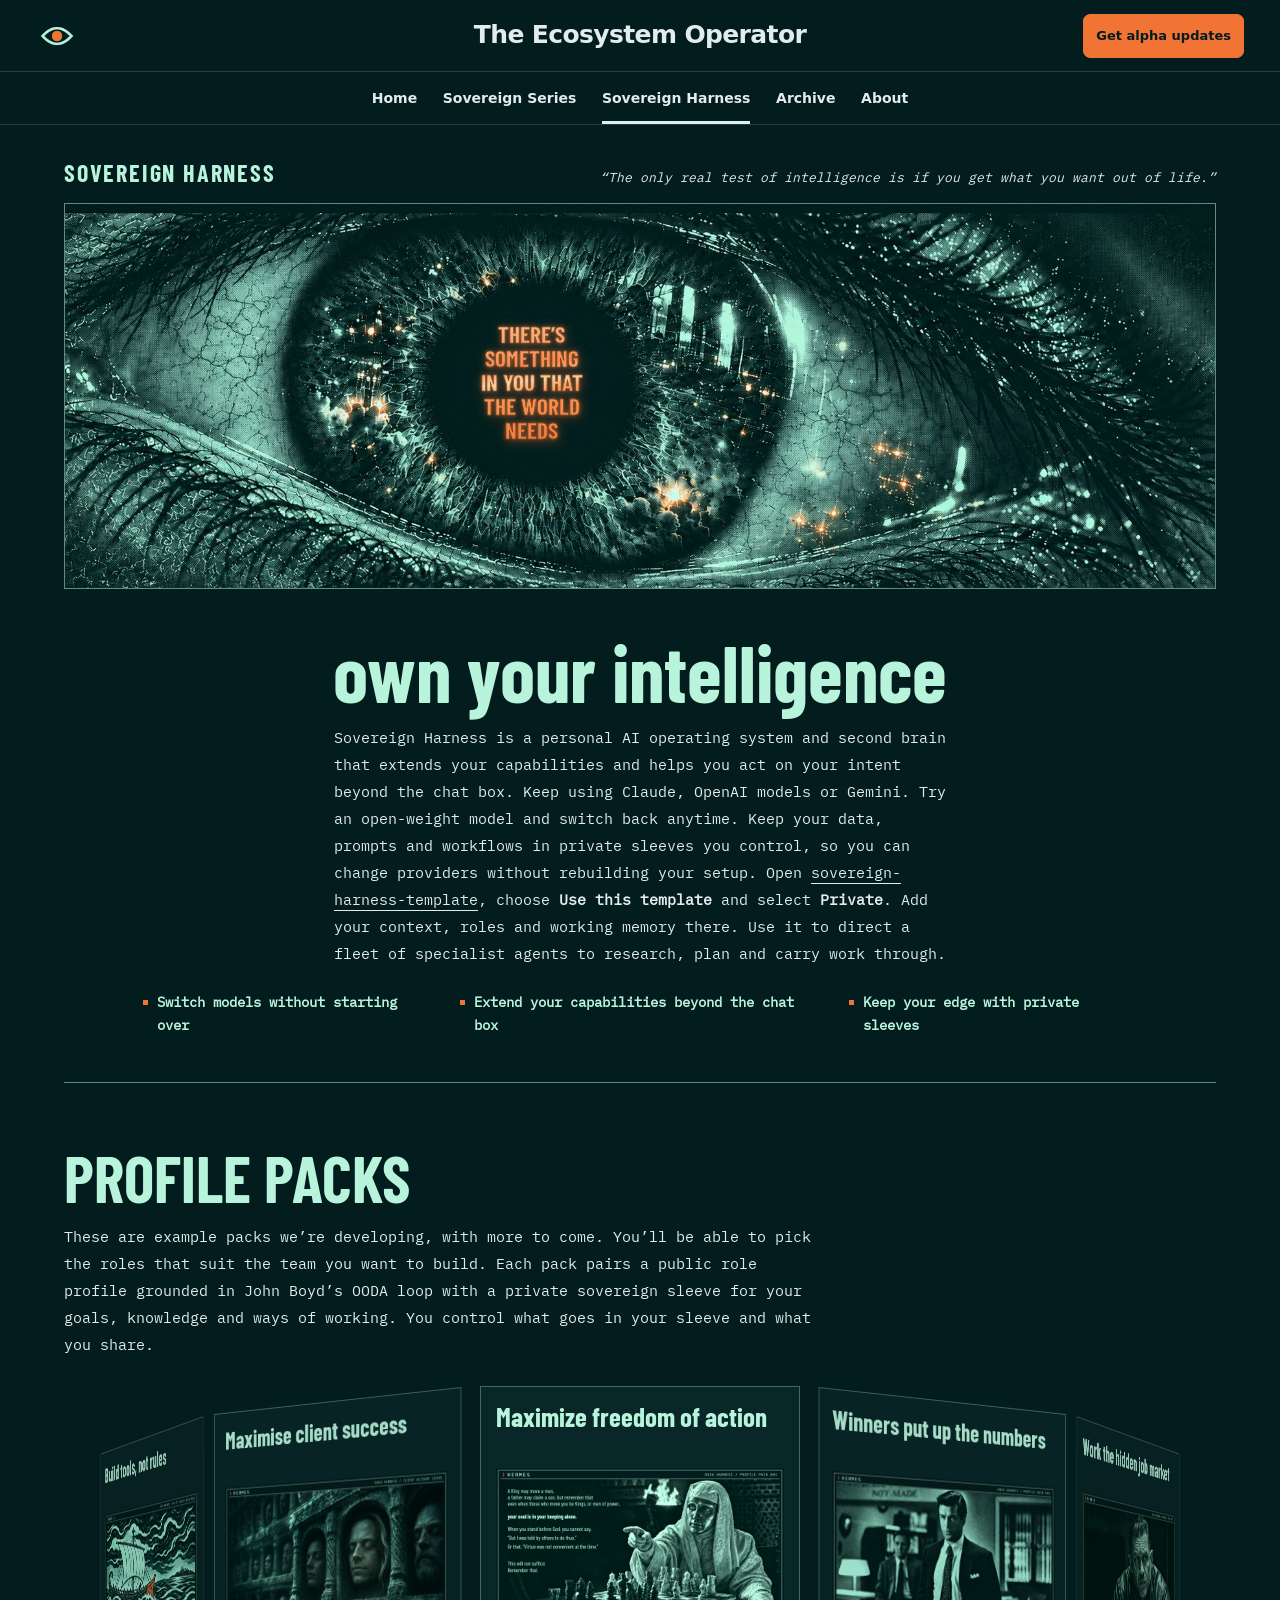
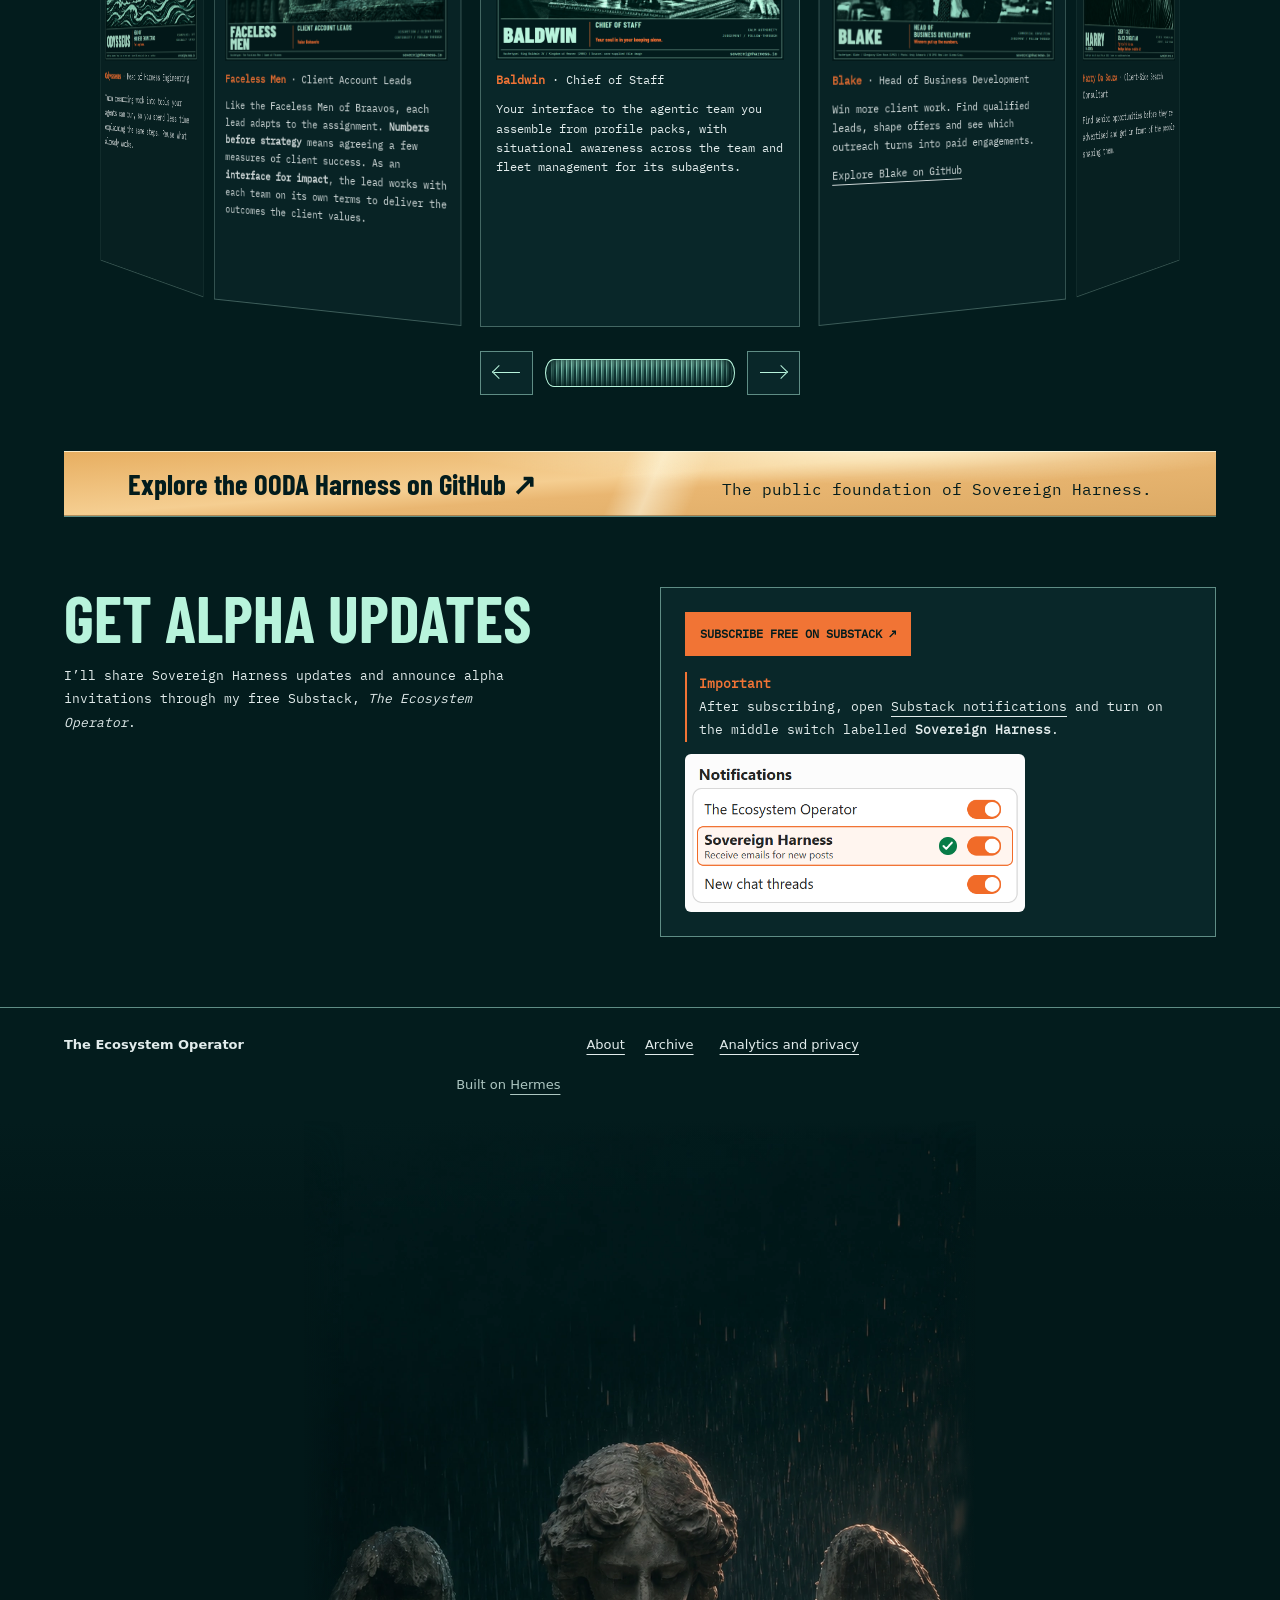
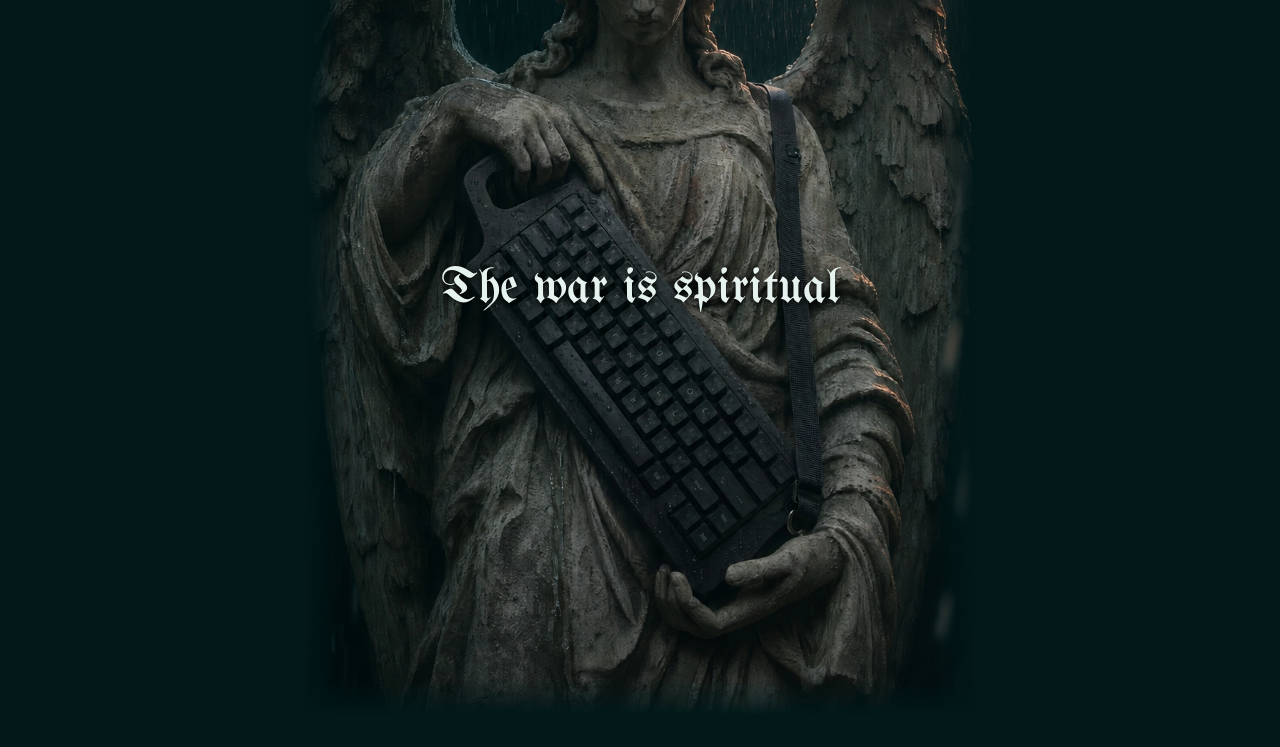
<file: index.html>
<!doctype html>
<html lang="en-GB">
<head>
<meta charset="utf-8">
<meta name="viewport" content="width=device-width, initial-scale=1">
<title>Welcome to your Sovereign Harness</title>
<meta name="description" content="Bring your models, knowledge and ongoing work into a harness you control. Follow Sovereign Harness updates through The Ecosystem Operator.">
<meta name="theme-color" content="#031c1d">
<link rel="canonical" href="https://sovereignharness.io/">
<link rel="icon" href="icon.svg" type="image/svg+xml">
<link rel="stylesheet" href="style.css?v=amber-reflection">
<meta property="og:title" content="Sovereign Harness — own your intelligence">
<meta property="og:description" content="A personal operating system in Hermes. Opt in to project updates and future alpha cohort invitations.">
<meta property="og:type" content="website">
<meta property="og:url" content="https://sovereignharness.io/">
<meta property="og:image" content="https://sovereignharness.io/assets/sovereign-harness-eye-share.jpg">
<meta property="og:image:secure_url" content="https://sovereignharness.io/assets/sovereign-harness-eye-share.jpg">
<meta property="og:image:type" content="image/jpeg">
<meta property="og:image:width" content="1200">
<meta property="og:image:height" content="630">
<meta property="og:image:alt" content="A teal eye with orange text reading ‘There’s something in you that the world needs’.">
<meta name="twitter:card" content="summary_large_image">
<meta name="twitter:title" content="Sovereign Harness — own your intelligence">
<meta name="twitter:description" content="A personal operating system in Hermes. Opt in to project updates and future alpha cohort invitations.">
<meta name="twitter:image" content="https://sovereignharness.io/assets/sovereign-harness-eye-share.jpg">
<meta name="twitter:image:alt" content="A teal eye with orange text reading ‘There’s something in you that the world needs’.">
  <script defer src="./site-analytics.js?v=preferences" data-host="https://eu.i.posthog.com" data-project-token="phc_rDC3J9fGyjyBHxvzpJYHQipPFVGa6qtL6Fc8bPKdzdQQ"></script>
</head>
<body>
<header class="publication-header" id="page-top">
  <div class="masthead">
    <a class="publication-icon" href="https://ecosystemoperator.substack.com/" aria-label="The Ecosystem Operator home"><picture><source media="(prefers-reduced-motion: no-preference)" srcset="assets/eye-blink-and-sheen.gif?v=c6fed5a"><img src="icon.svg" width="42" height="42" alt=""></picture></a>
    <a class="publication-name" href="https://ecosystemoperator.substack.com/">The Ecosystem Operator</a>
    <a class="subscribe-cta masthead-cta" href="#updates">Get alpha updates</a>
  </div>
  <nav class="publication-nav" aria-label="Publication">
    <a href="https://ecosystemoperator.substack.com/">Home</a>
    <a href="https://ecosystemoperator.substack.com/p/survival-of-the-sovereign-series">Sovereign Series</a>
    <a href="#page-top" aria-current="page">Sovereign Harness</a>
    <a href="https://ecosystemoperator.substack.com/archive">Archive</a>
    <a href="https://ecosystemoperator.substack.com/about">About</a>
  </nav>
</header>
<main>
<section class="hero" id="top" aria-labelledby="hero-title">
  <div class="project-intro"><span class="project-name">Sovereign Harness</span><p class="strapline">“The only real test of intelligence is if you get what you want out of life.”</p></div>
  <figure class="eye-banner">
    <img class="hero-image" src="assets/eye.jpg" alt="" width="1774" height="887" fetchpriority="high">
    <figcaption class="eye-caption">There’s<br>something<br>in you that<br>the world<br>needs</figcaption>
  </figure>
  <div class="hero-copy" id="about">
    <h1 id="hero-title">own your intelligence</h1>
    <p class="summary">Sovereign Harness is a personal AI operating system and second brain that extends your capabilities and helps you act on your intent beyond the chat box. Keep using Claude, OpenAI models or Gemini. Try an open-weight model and switch back anytime. Keep your data, prompts and workflows in private sleeves you control, so you can change providers without rebuilding your setup. Open <a href="https://github.com/benohanlon/sovereign-harness-template">sovereign-harness-template</a>, choose <strong>Use this template</strong> and select <strong>Private</strong>. Add your context, roles and working memory there. Use it to direct a fleet of specialist agents to research, plan and carry work through.</p>
    <ul class="benefits">
      <li>Switch models without starting over</li>
      <li>Extend your capabilities beyond the chat box</li>
      <li>Keep your edge with private sleeves</li>
    </ul>
  </div>
</section>
<section class="profile-packs" id="profile-packs" aria-labelledby="packs-title">
  <div class="packs-heading">
    <h2 id="packs-title">Profile packs</h2>
    <p class="summary">These are example packs we’re developing, with more to come. You’ll be able to pick the roles that suit the team you want to build. Each pack pairs a public role profile grounded in John Boyd’s OODA loop with a private sovereign sleeve for your goals, knowledge and ways of working. You control what goes in your sleeve and what you share.</p>
  </div>
  <div class="pack-viewport">
    <ul class="pack-track" id="pack-track" tabindex="0" aria-label="Profile packs">
      <li class="pack-card">
        <h3>Maximize freedom of action</h3>
        <img src="assets/chief-of-staff-baldwin.png" alt="" width="1536" height="1024" loading="lazy">
        <p class="pack-character"><strong>Baldwin</strong> · Chief of Staff</p>
        <p>Your interface to the agentic team you assemble from profile packs, with situational awareness across the team and fleet management for its subagents.</p>
      </li>
      <li class="pack-card">
        <h3>Winners put up the numbers</h3>
        <img src="assets/head-of-business-development-blake.png" alt="" width="1536" height="1024" loading="lazy">
        <p class="pack-character"><strong>Blake</strong> · Head of Business Development</p>
        <p>Win more client work. Find qualified leads, shape offers and see which outreach turns into paid engagements.</p>
        <p><a href="https://github.com/benohanlon/ooda-role-blake">Explore Blake on GitHub</a></p>
      </li>
      <li class="pack-card">
        <h3>Work the hidden job market</h3>
        <img src="assets/head-of-talent-harry.png?v=0d63906" alt="" width="1536" height="1024" loading="lazy">
        <p class="pack-character"><strong>Harry Da Souza</strong> · Client-Side Search Consultant</p>
        <p>Find senior opportunities before they’re advertised and get in front of the people shaping them.</p>
      </li>
      <li class="pack-card">
        <h3>Operate in other people’s OODA</h3>
        <img src="assets/research-lead-bateson.png?v=7f2e8f7" alt="A white OODA diagram shows how observation, orientation, decisions and action connect, over a teal woodland." width="1536" height="1024" loading="lazy">
        <p class="pack-character"><strong>Bateson</strong> · Research Lead</p>
        <p>Bateson turns research into intelligence about what people see, value and can do. What pattern gives this situation its meaning for the people in it, and what keeps that pattern going? His ecology of mind traces how our actions reinforce or change learned expectations. In Boyd’s OODA, reading others’ orientation lets you anticipate their choices and shape what they face next to gain the initiative.</p>
      </li>
      <li class="pack-card">
        <h3>Build tools, not rules</h3>
        <img src="assets/head-of-harness-engineering-odysseus.png" alt="" width="1536" height="1024" loading="lazy">
        <p class="pack-character"><strong>Odysseus</strong> · Head of Harness Engineering</p>
        <p>Turn recurring work into tools your agents can run, so you spend less time explaining the same steps. Reuse what already works.</p>
      </li>
      <li class="pack-card">
        <h3>Maximise client success</h3>
        <img src="assets/faceless-men-hall-card.png" alt="Faces in carved stone niches in the Hall of Faces." width="1536" height="1024" loading="lazy">
        <p class="pack-character"><strong>Faceless Men</strong> · Client Account Leads</p>
        <p>Like the Faceless Men of Braavos, each lead adapts to the assignment. <strong>Numbers before strategy</strong> means agreeing a few measures of client success. As an <strong>interface for impact</strong>, the lead works with each team on its own terms to deliver the outcomes the client values.</p>
      </li>
    </ul>
  </div>
  <div class="pack-controls" role="group" aria-label="Browse profile packs" hidden>
    <button type="button" data-pack-direction="-1" aria-controls="pack-track" aria-label="Previous profile pack"><span aria-hidden="true"></span></button>
    <button class="pack-dial" type="button" aria-label="Turn profile pack dial" aria-description="Drag left or right, or use the arrow keys." aria-controls="pack-track"><span aria-hidden="true"></span></button>
    <button type="button" data-pack-direction="1" aria-controls="pack-track" aria-label="Next profile pack"><span aria-hidden="true"></span></button>
  </div>
</section>
<a class="explore-banner" id="explore" href="https://github.com/benohanlon/ooda-harness">
  <strong>Explore the OODA Harness on GitHub <span aria-hidden="true">↗</span></strong>
  <span>The public foundation of Sovereign Harness.</span>
</a>
<section class="signup" id="updates" aria-labelledby="signup-title">
  <div>
    <h2 id="signup-title">Get alpha updates</h2>
    <p>I’ll share Sovereign Harness updates and announce alpha invitations through my free Substack, <i>The Ecosystem Operator</i>.</p>
  </div>
  <div class="signup-box">
    <a class="subscribe-cta" data-site-event="substack_signup_click" href="https://ecosystemoperator.substack.com/embed">SUBSCRIBE FREE ON SUBSTACK ↗</a>
    <p class="signup-reminder"><strong>Important</strong><br>After subscribing, open <a data-site-event="substack_updates_preferences_click" href="https://ecosystemoperator.substack.com/account#notifications">Substack notifications</a> and turn on the middle switch labelled <b>Sovereign Harness</b>.</p>
    <img class="signup-guide" src="assets/substack-updates.png?v=b4bda8c" data-animation="assets/substack-updates.gif?v=e071088" width="600" height="280" loading="lazy" alt="In Substack Notifications, turn on the middle switch labelled Sovereign Harness.">
  </div>
</section>
</main>
<footer class="publication-footer">
  <a class="footer-name" href="https://ecosystemoperator.substack.com/">The Ecosystem Operator</a>
  <div class="footer-links"><a href="https://ecosystemoperator.substack.com/about">About</a><a href="https://ecosystemoperator.substack.com/archive">Archive</a></div>
  <a href="./analytics.html">Analytics and privacy</a>
  <span class="footer-credit">Built on <a href="https://hermes-agent.nousresearch.com/">Hermes</a></span>
</footer>
<div class="closing-artwork" id="closing-artwork">
  <figure class="closing-portrait">
    <img src="assets/angel-in-amber-rain.webp" width="941" height="1672" loading="lazy"
         alt="Amber-lit rain falls around a weathered stone angel holding a compact keyboard with a shoulder strap.">
    <figcaption class="closing-caption">The war is spiritual</figcaption>
  </figure>
</div>
<script src="profile-packs.js?v=69438b4" defer></script>
<script src="favicon-blink.js?v=b08d738" defer></script>
<script>
  const signupGuide = document.querySelector('.signup-guide');
  if ('IntersectionObserver' in window && !matchMedia('(prefers-reduced-motion: reduce)').matches) {
    const observer = new IntersectionObserver(([entry]) => {
      if (entry.intersectionRatio < 0.75) return;
      signupGuide.src = signupGuide.dataset.animation;
      observer.disconnect();
    }, { threshold: 0.75 });
    observer.observe(signupGuide);
  }
</script>
</body>
</html>
</file>
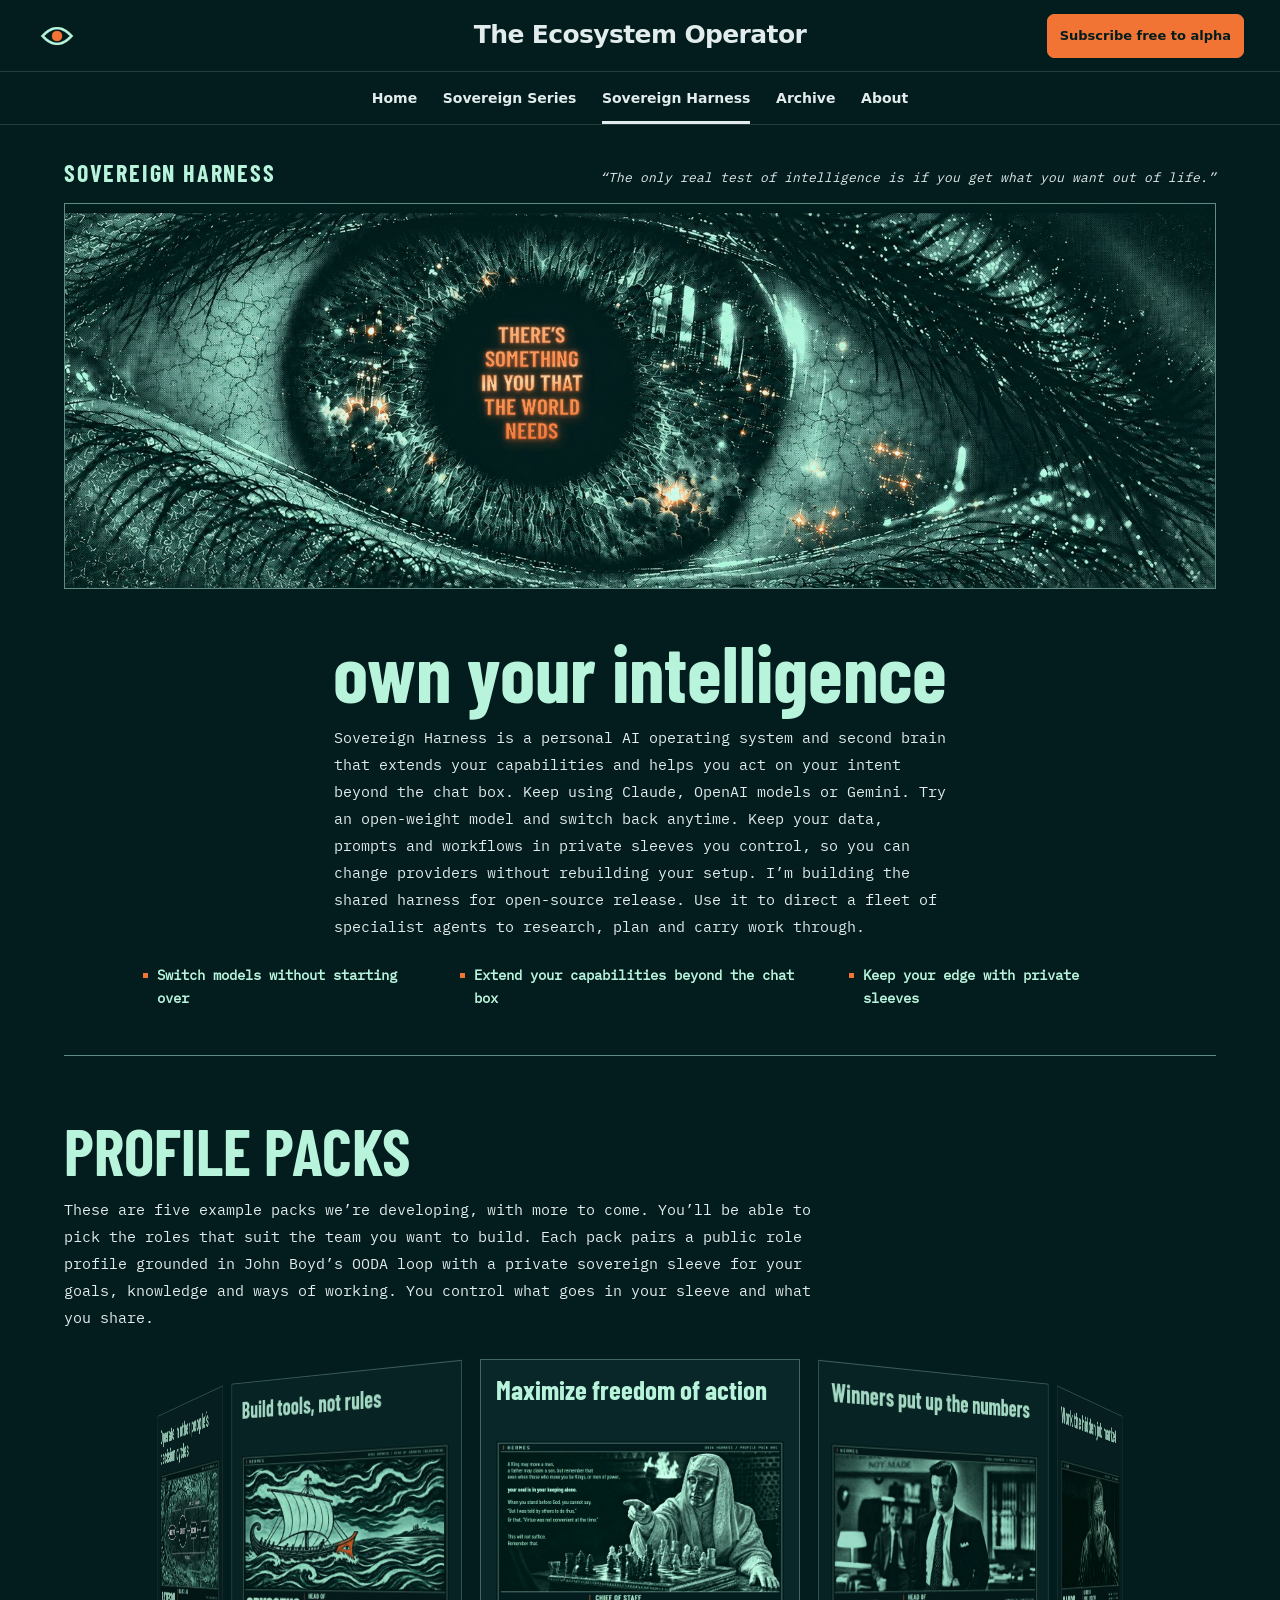
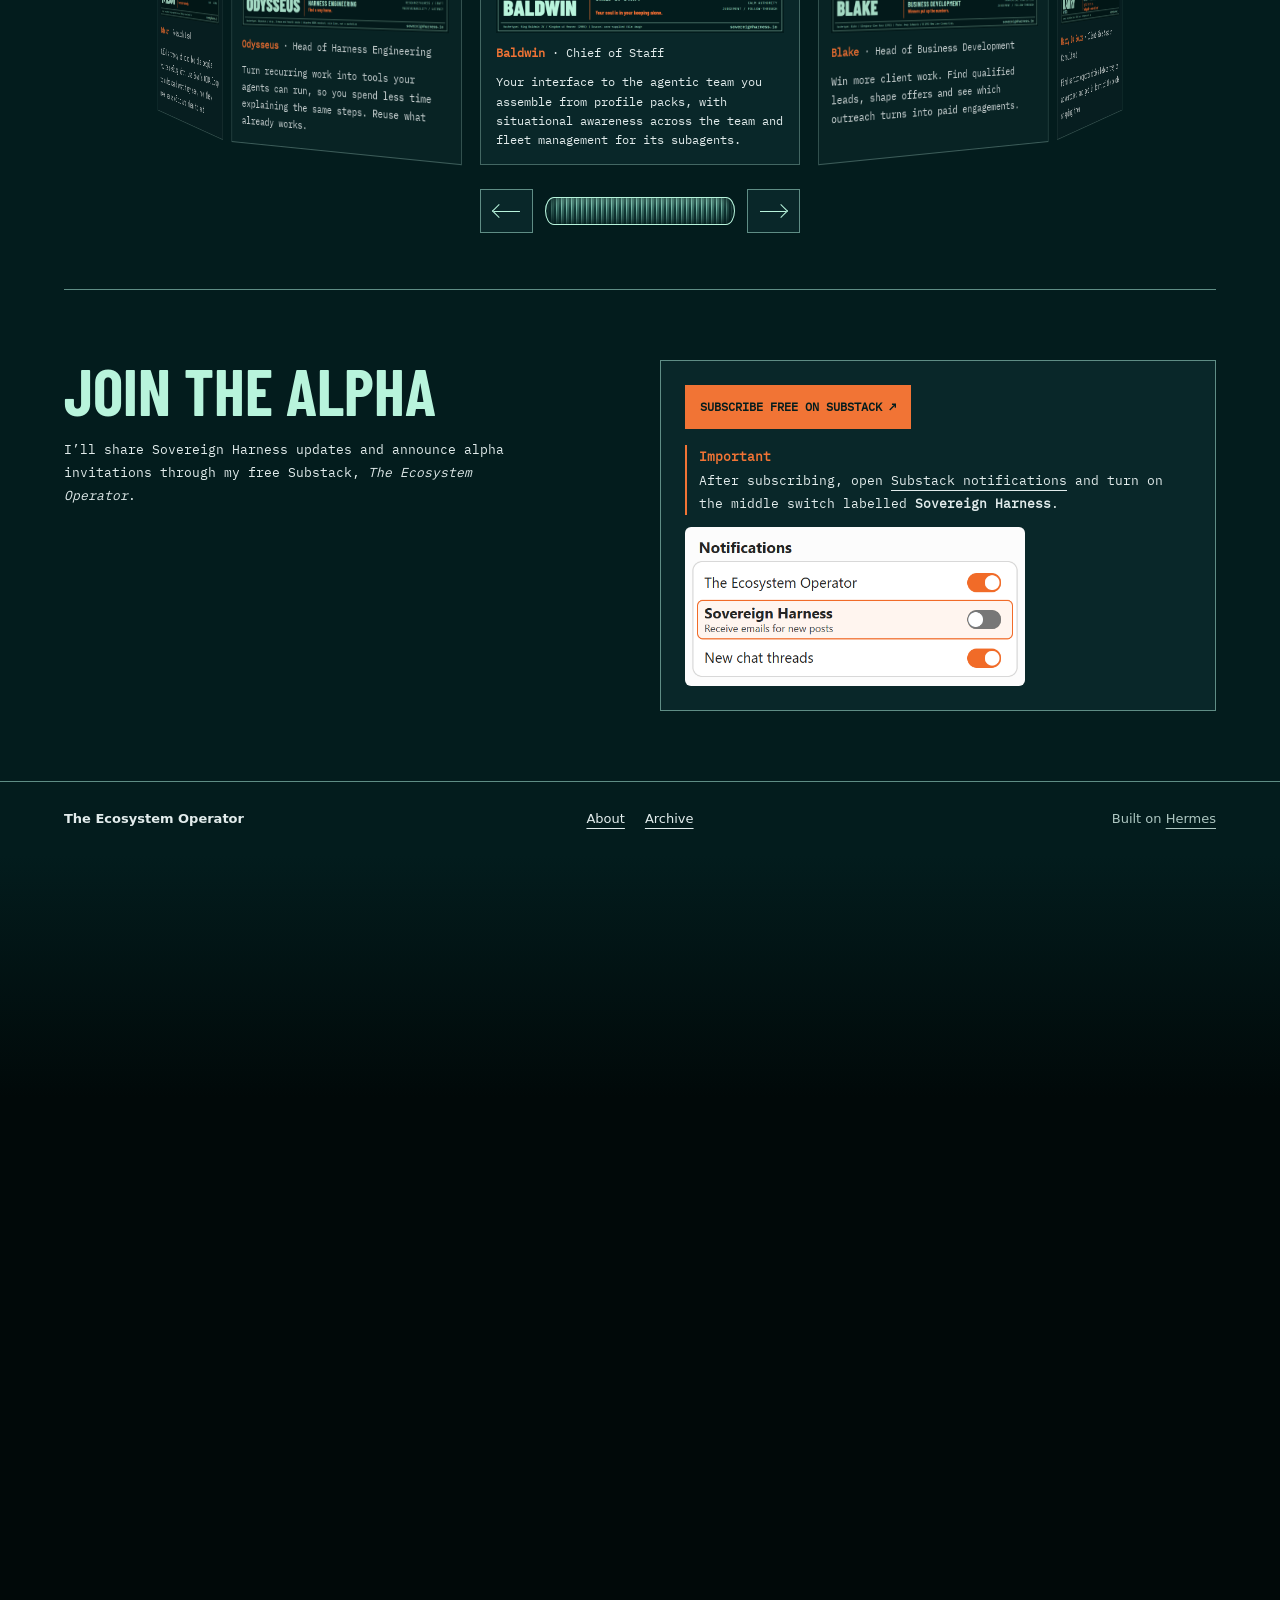
<file: green-preview/index.html>
<!doctype html>
<html lang="en-GB">
<head>
<meta charset="utf-8">
<meta name="viewport" content="width=device-width, initial-scale=1">
<title>Welcome to your Sovereign Harness</title>
<meta name="description" content="Bring your models, knowledge and ongoing work into a harness you control. Follow Sovereign Harness updates through The Ecosystem Operator.">
<meta name="theme-color" content="#031c1d">
<link rel="canonical" href="https://sovereignharness.io/">
<link rel="icon" href="../icon.svg" type="image/svg+xml">
<link rel="stylesheet" href="../style.css?v=0ae47be">
<meta property="og:title" content="Sovereign Harness — own your intelligence">
<meta property="og:description" content="A personal operating system in Hermes. Opt in to project updates and future alpha cohort invitations.">
<meta property="og:type" content="website">
<meta property="og:url" content="https://sovereignharness.io/">
<meta property="og:image" content="https://sovereignharness.io/assets/sovereign-harness-eye-share.jpg">
<meta property="og:image:secure_url" content="https://sovereignharness.io/assets/sovereign-harness-eye-share.jpg">
<meta property="og:image:type" content="image/jpeg">
<meta property="og:image:width" content="1200">
<meta property="og:image:height" content="630">
<meta property="og:image:alt" content="A teal eye with orange text reading ‘There’s something in you that the world needs’.">
<meta name="twitter:card" content="summary_large_image">
<meta name="twitter:title" content="Sovereign Harness — own your intelligence">
<meta name="twitter:description" content="A personal operating system in Hermes. Opt in to project updates and future alpha cohort invitations.">
<meta name="twitter:image" content="https://sovereignharness.io/assets/sovereign-harness-eye-share.jpg">
<meta name="twitter:image:alt" content="A teal eye with orange text reading ‘There’s something in you that the world needs’.">
<meta name="robots" content="noindex">
<style>
  .closing-artwork {
    --darkness: #010909; /* Petrol dark mixed with black. */
    --descent: clamp(10rem, 27svh, 19rem);
    margin: 0;
    padding: var(--descent) 0 clamp(6rem, 18svh, 10rem);
    scroll-margin-top: 34svh;
    background: linear-gradient(to bottom, var(--dark) 0, var(--darkness) var(--descent));
  }
  .closing-portrait {
    position: relative;
    isolation: isolate;
    width: min(100%, 38rem);
    margin-inline: auto;
    opacity: var(--reveal, 1);
  }
  .closing-portrait img {
    display: block;
    width: 100%;
    height: auto;
    filter: grayscale(1) contrast(1.06);
  }
  .closing-portrait::before,
  .closing-portrait::after {
    content: "";
    position: absolute;
    inset: 0;
    pointer-events: none;
  }
  .closing-portrait::before {
    z-index: 1;
    background: var(--mint);
    background: color-mix(in srgb, var(--mint) 86%, var(--muted));
    mix-blend-mode: multiply;
  }
  .closing-portrait::after {
    z-index: 2;
    background:
      linear-gradient(to bottom, var(--darkness), transparent 13%, transparent 91%, var(--darkness)),
      linear-gradient(to right, var(--darkness), transparent 9%, transparent 91%, var(--darkness));
  }
  @media (prefers-reduced-motion: reduce) {
    .closing-portrait { opacity: 1; }
  }
</style>
</head>
<body>
<header class="publication-header" id="page-top">
  <div class="masthead">
    <a class="publication-icon" href="https://ecosystemoperator.substack.com/" aria-label="The Ecosystem Operator home"><picture><source media="(prefers-reduced-motion: no-preference)" srcset="../assets/eye-blink-and-sheen.gif?v=c6fed5a"><img src="../icon.svg" width="42" height="42" alt=""></picture></a>
    <a class="publication-name" href="https://ecosystemoperator.substack.com/">The Ecosystem Operator</a>
    <a class="subscribe-cta masthead-cta" href="#updates">Subscribe free to alpha</a>
  </div>
  <nav class="publication-nav" aria-label="Publication">
    <a href="https://ecosystemoperator.substack.com/">Home</a>
    <a href="https://ecosystemoperator.substack.com/p/survival-of-the-sovereign-series">Sovereign Series</a>
    <a href="#page-top" aria-current="page">Sovereign Harness</a>
    <a href="https://ecosystemoperator.substack.com/archive">Archive</a>
    <a href="https://ecosystemoperator.substack.com/about">About</a>
  </nav>
</header>
<main>
<section class="hero" id="top" aria-labelledby="hero-title">
  <div class="project-intro"><span class="project-name">Sovereign Harness</span><p class="strapline">“The only real test of intelligence is if you get what you want out of life.”</p></div>
  <figure class="eye-banner">
    <img class="hero-image" src="../assets/eye.jpg" alt="" width="1774" height="887" fetchpriority="high">
    <figcaption class="eye-caption">There’s<br>something<br>in you that<br>the world<br>needs</figcaption>
  </figure>
  <div class="hero-copy" id="about">
    <h1 id="hero-title">own your intelligence</h1>
    <p class="summary">Sovereign Harness is a personal AI operating system and second brain that extends your capabilities and helps you act on your intent beyond the chat box. Keep using Claude, OpenAI models or Gemini. Try an open-weight model and switch back anytime. Keep your data, prompts and workflows in private sleeves you control, so you can change providers without rebuilding your setup. I’m building the shared harness for open-source release. Use it to direct a fleet of specialist agents to research, plan and carry work through.</p>
    <ul class="benefits">
      <li>Switch models without starting over</li>
      <li>Extend your capabilities beyond the chat box</li>
      <li>Keep your edge with private sleeves</li>
    </ul>
  </div>
</section>
<section class="profile-packs" id="profile-packs" aria-labelledby="packs-title">
  <div class="packs-heading">
    <h2 id="packs-title">Profile packs</h2>
    <p class="summary">These are five example packs we’re developing, with more to come. You’ll be able to pick the roles that suit the team you want to build. Each pack pairs a public role profile grounded in John Boyd’s OODA loop with a private sovereign sleeve for your goals, knowledge and ways of working. You control what goes in your sleeve and what you share.</p>
  </div>
  <div class="pack-viewport">
    <ul class="pack-track" id="pack-track" tabindex="0" aria-label="Five profile packs">
      <li class="pack-card">
        <h3>Maximize freedom of action</h3>
        <img src="../assets/chief-of-staff-baldwin.png" alt="" width="1536" height="1024" loading="lazy">
        <p class="pack-character"><strong>Baldwin</strong> · Chief of Staff</p>
        <p>Your interface to the agentic team you assemble from profile packs, with situational awareness across the team and fleet management for its subagents.</p>
      </li>
      <li class="pack-card">
        <h3>Winners put up the numbers</h3>
        <img src="../assets/head-of-business-development-blake.png" alt="" width="1536" height="1024" loading="lazy">
        <p class="pack-character"><strong>Blake</strong> · Head of Business Development</p>
        <p>Win more client work. Find qualified leads, shape offers and see which outreach turns into paid engagements.</p>
      </li>
      <li class="pack-card">
        <h3>Work the hidden job market</h3>
        <img src="../assets/head-of-talent-harry.png?v=0d63906" alt="" width="1536" height="1024" loading="lazy">
        <p class="pack-character"><strong>Harry Da Souza</strong> · Client-Side Search Consultant</p>
        <p>Find senior opportunities before they’re advertised and get in front of the people shaping them.</p>
      </li>
      <li class="pack-card">
        <h3>Operate in other people’s decision cycles</h3>
        <img src="../assets/research-lead-bateson.png?v=7f2e8f7" alt="A white OODA diagram shows how observation, orientation, decisions and action connect, over a teal woodland." width="1536" height="1024" loading="lazy">
        <p class="pack-character"><strong>Bateson</strong> · Research Lead</p>
        <p>Build a theory of mind for the people you’re dealing with. Use Boyd’s OODA loop to understand what they see, how they make sense of it and when to act.</p>
      </li>
      <li class="pack-card">
        <h3>Build tools, not rules</h3>
        <img src="../assets/head-of-harness-engineering-odysseus.png" alt="" width="1536" height="1024" loading="lazy">
        <p class="pack-character"><strong>Odysseus</strong> · Head of Harness Engineering</p>
        <p>Turn recurring work into tools your agents can run, so you spend less time explaining the same steps. Reuse what already works.</p>
      </li>
    </ul>
  </div>
  <div class="pack-controls" role="group" aria-label="Browse profile packs" hidden>
    <button type="button" data-pack-direction="-1" aria-controls="pack-track" aria-label="Previous profile pack"><span aria-hidden="true"></span></button>
    <button class="pack-dial" type="button" aria-label="Turn profile pack dial" aria-description="Drag left or right, or use the arrow keys." aria-controls="pack-track"><span aria-hidden="true"></span></button>
    <button type="button" data-pack-direction="1" aria-controls="pack-track" aria-label="Next profile pack"><span aria-hidden="true"></span></button>
  </div>
</section>
<section class="signup" id="updates" aria-labelledby="signup-title">
  <div>
    <h2 id="signup-title">Join the alpha</h2>
    <p>I’ll share Sovereign Harness updates and announce alpha invitations through my free Substack, <i>The Ecosystem Operator</i>.</p>
  </div>
  <div class="signup-box">
    <a class="subscribe-cta" href="https://ecosystemoperator.substack.com/embed">SUBSCRIBE FREE ON SUBSTACK ↗</a>
    <p class="signup-reminder"><strong>Important</strong><br>After subscribing, open <a href="https://ecosystemoperator.substack.com/account#notifications">Substack notifications</a> and turn on the middle switch labelled <b>Sovereign Harness</b>.</p>
    <img class="signup-guide" src="../assets/substack-updates.png?v=b4bda8c" data-animation="../assets/substack-updates.gif?v=e071088" width="600" height="280" loading="lazy" alt="In Substack Notifications, turn on the middle switch labelled Sovereign Harness.">
  </div>
</section>
</main>
<footer class="publication-footer">
  <a class="footer-name" href="https://ecosystemoperator.substack.com/">The Ecosystem Operator</a>
  <div class="footer-links"><a href="https://ecosystemoperator.substack.com/about">About</a><a href="https://ecosystemoperator.substack.com/archive">Archive</a></div>
  <span class="footer-credit">Built on <a href="https://hermes-agent.nousresearch.com/">Hermes</a></span>
</footer>
<figure class="closing-artwork" id="closing-artwork">
  <div class="closing-portrait">
    <img src="the-war-is-spiritual-keyboard.webp?v=3" width="1122" height="1402"
         loading="lazy" alt="A stone angel grips a compact keyboard against her chest, index finger straight along its frame. The caption reads ‘The war is spiritual’.">
  </div>
</figure>
<script src="../profile-packs.js?v=69438b4" defer></script>
<script src="../favicon-blink.js?v=b08d738" defer></script>
<script>
  const signupGuide = document.querySelector('.signup-guide');
  if ('IntersectionObserver' in window && !matchMedia('(prefers-reduced-motion: reduce)').matches) {
    const observer = new IntersectionObserver(([entry]) => {
      if (entry.intersectionRatio < 0.75) return;
      signupGuide.src = signupGuide.dataset.animation;
      observer.disconnect();
    }, { threshold: 0.75 });
    observer.observe(signupGuide);
  }
</script>
<script>
  const portrait = document.querySelector('.closing-portrait');
  const reducedMotion = matchMedia('(prefers-reduced-motion: reduce)');
  let revealFrame = 0;

  function updatePortrait() {
    revealFrame = 0;
    if (reducedMotion.matches) {
      portrait.style.removeProperty('--reveal');
      return;
    }

    const top = portrait.getBoundingClientRect().top / window.innerHeight;
    const progress = Math.max(0, Math.min(1, (0.94 - top) / 0.51));
    portrait.style.setProperty('--reveal', progress * progress * (3 - 2 * progress));
  }

  function schedulePortraitUpdate() {
    if (!revealFrame) revealFrame = requestAnimationFrame(updatePortrait);
  }

  updatePortrait();
  window.addEventListener('scroll', schedulePortraitUpdate, { passive: true });
  window.addEventListener('resize', schedulePortraitUpdate, { passive: true });
  window.addEventListener('pageshow', schedulePortraitUpdate);
  reducedMotion.addEventListener('change', schedulePortraitUpdate);
</script>
</body>
</html>
</file>
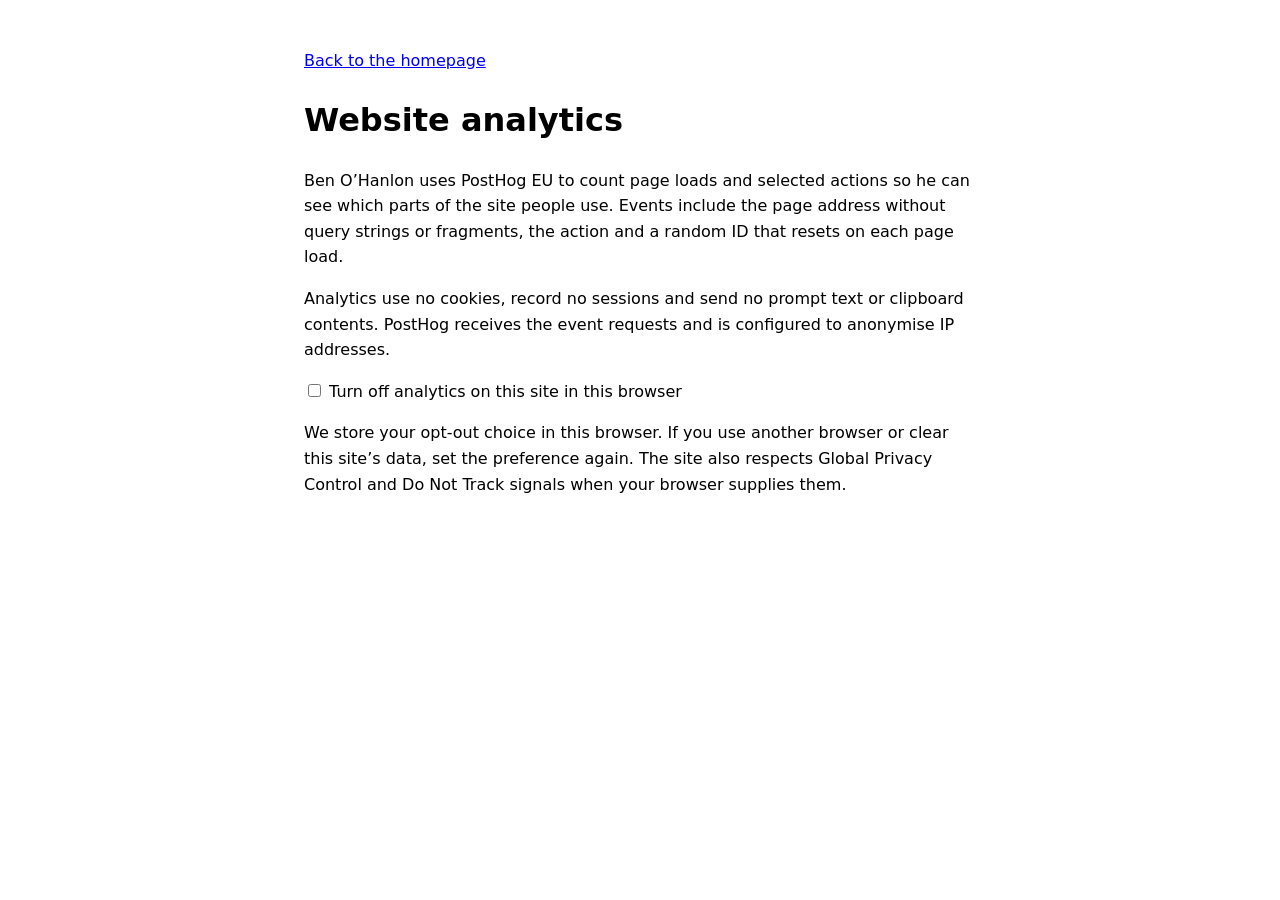
<file: analytics.html>
<!doctype html>
<html lang="en-GB">
<head>
  <meta charset="utf-8">
  <meta name="viewport" content="width=device-width, initial-scale=1">
  <title>Website analytics</title>
  <style>
    body { font: 1rem/1.6 system-ui, sans-serif; max-width: 42rem; margin: 3rem auto; padding: 0 1rem; }
    label, input { cursor: pointer; }
  </style>
  <script defer src="./site-analytics.js?v=preferences"></script>
</head>
<body>
  <main>
    <p><a href="./">Back to the homepage</a></p>
    <h1>Website analytics</h1>
    <p>Ben O’Hanlon uses PostHog EU to count page loads and selected actions so he can see which parts of the site people use. Events include the page address without query strings or fragments, the action and a random ID that resets on each page load.</p>
    <p>Analytics use no cookies, record no sessions and send no prompt text or clipboard contents. PostHog receives the event requests and is configured to anonymise IP addresses.</p>
    <label><input id="analytics-opt-out" type="checkbox"> Turn off analytics on this site in this browser</label>
    <p id="analytics-preference-status" role="status" aria-live="polite"></p>
    <p>We store your opt-out choice in this browser. If you use another browser or clear this site’s data, set the preference again. The site also respects Global Privacy Control and Do Not Track signals when your browser supplies them.</p>
  </main>
</body>
</html>
</file>
<file: style.css>
/*
 * SPDX-FileCopyrightText: 2026 Ben O’Hanlon
 * SPDX-License-Identifier: MIT
 */
@font-face {
  font-family: Plex;
  src: url('assets/IBMPlexMono-Regular.ttf') format('truetype');
  font-display: swap;
}

@font-face {
  font-family: Barlow;
  src: url('assets/BarlowCondensed-Bold.ttf') format('truetype');
  font-weight: 700;
  font-display: swap;
}

@font-face {
  font-family: UnifrakturMaguntia;
  src: url('assets/UnifrakturMaguntia-Book.ttf') format('truetype');
  font-display: swap;
}

:root {
  color-scheme: dark;
  --dark: #031c1d;
  --text: #e2ecec;
  --mint: #b8f4dc;
  --muted: #5f8d85;
  --orange: #f17435;
  font-family: Plex, ui-monospace, monospace;
  background: var(--dark);
  color: var(--text);
}

* { box-sizing: border-box; }
html { scroll-behavior: smooth; }
body { margin: 0; }
a { color: inherit; text-underline-offset: 5px; }
a:focus-visible { outline: 2px solid var(--orange); outline-offset: 6px; }

main, footer {
  max-width: 1280px;
  margin: auto;
  padding-inline: clamp(22px, 5vw, 64px);
}

.strapline {
  margin: 9px 0 0;
  font-size: clamp(11px, 1.1vw, 13px);
  font-style: italic;
  line-height: 1.6;
}

.subscribe-cta {
  display: inline-flex;
  align-items: center;
  min-height: 44px;
  padding: 8px 14px;
  border: 1px solid var(--orange);
  background: var(--orange);
  color: var(--dark);
  font-size: 12px;
  font-weight: bold;
  line-height: 1.5;
  text-decoration: none;
}

.subscribe-cta:hover,
.subscribe-cta:focus-visible,
.subscribe-cta:active {
  border-color: var(--mint);
  background: var(--mint);
}

.hero { padding-top: clamp(18px, 3vw, 36px); }

.eye-banner {
  --pupil-x: 40.6%;
  --pupil-y: 46.6%;
  position: relative;
  overflow: hidden;
  margin: 0;
  border: 1px solid var(--muted);
}

.hero-image {
  display: block;
  width: 100%;
  height: clamp(150px, 34vw, 384px);
  object-fit: cover;
  object-position: var(--pupil-x) var(--pupil-y);
}

.eye-caption {
  position: absolute;
  left: var(--pupil-x);
  top: var(--pupil-y);
  transform: translate(-50%, -50%);
  width: max-content;
  text-align: center;
  text-transform: uppercase;
  font: 700 clamp(10px, 1.8vw, 24px)/1.04 Barlow, Impact, sans-serif;
  color: #ff9958;
  -webkit-text-stroke: clamp(0.25px, 0.035vw, 0.55px) rgb(0 0 0 / 65%);
  filter: drop-shadow(0 0 2px #f1743580) drop-shadow(1px 2px 6px #e0602d5c);
}

@supports (background-clip: text) {
  .eye-caption {
    background-image: linear-gradient(173deg, #ffbd85, #f88b4d 36%, #ffd19c 48%, #fa9754 57%, #ed773b);
    background-clip: text;
    color: transparent;
  }
}

.hero-copy {
  padding-block: clamp(24px, 4vw, 45px);
  border-bottom: 1px solid var(--muted);
}

.hero-copy h1 { text-align: center; }

.hero-copy .summary {
  max-width: 68ch;
  margin-inline: auto;
}

h1, h2 {
  margin: 0;
  color: var(--mint);
  font: 700 clamp(42px, 5vw, 64px)/.96 Barlow, Impact, sans-serif;
  text-transform: uppercase;
}

h1 { font-size: clamp(49px, 6.2vw, 94px); }
#hero-title { text-transform: none; }

.summary {
  max-width: 760px;
  margin: 14px 0 0;
  font-size: 15px;
  line-height: 1.8;
}

.benefits {
  display: flex;
  flex-wrap: wrap;
  justify-content: center;
  gap: 10px 28px;
  margin: 24px auto 0;
  padding: 0;
  list-style: none;
  color: var(--mint);
  font-size: 14px;
  font-weight: bold;
  line-height: 1.65;
}

.benefits li {
  display: flex;
  align-items: flex-start;
  gap: 9px;
}

.benefits li::before {
  content: '';
  flex: 0 0 5px;
  height: 5px;
  margin-top: 9px;
  background: var(--orange);
}

.signup {
  padding-block: clamp(36px, 6vw, 70px);
  display: grid;
  grid-template-columns: 1fr 1fr;
  gap: 40px;
  align-items: start;
  border-top: 1px solid var(--muted);
}

.signup p {
  max-width: 480px;
  margin: 16px 0 0;
  font-size: 13px;
  line-height: 1.8;
}

.signup-box {
  border: 1px solid var(--muted);
  padding: 24px;
  background: #092729;
}

.signup-reminder {
  border-inline-start: 2px solid var(--orange);
  padding-inline-start: 12px;
}

.signup-reminder strong { color: var(--orange); }

.signup-guide {
  display: block;
  width: min(100%, 340px);
  height: auto;
  margin-top: 12px;
  border-radius: 6px;
}

footer {
  padding-block: 25px;
  border-top: 1px solid var(--muted);
  display: flex;
  justify-content: space-between;
  gap: 24px;
  font-size: 10px;
  line-height: 1.8;
}

footer a { white-space: nowrap; }

.closing-artwork {
  --shadow-room: #021819;
  padding-bottom: 2rem;
  scroll-margin-top: 26svh;
  background: var(--shadow-room);
}

.closing-portrait {
  position: relative;
  isolation: isolate;
  width: min(100%, 42rem);
  margin: 0 auto;
  mask-image: linear-gradient(black 97%, transparent);
}

.closing-portrait img {
  display: block;
  width: 100%;
  height: auto;
}

.closing-portrait::before {
  content: "";
  position: absolute;
  z-index: 1;
  inset: 0 0 auto;
  height: 100px;
  pointer-events: none;
  background:
    radial-gradient(ellipse 110% 132% at 0 0, var(--dark), transparent 72%),
    linear-gradient(var(--dark), transparent 20px);
}

@media (min-width: 43rem) {
  .closing-artwork {
    background: linear-gradient(var(--dark), var(--shadow-room) 100px);
  }
  .closing-portrait::after {
    content: "";
    position: absolute;
    z-index: 2;
    inset: 0;
    pointer-events: none;
    background: linear-gradient(to right, var(--shadow-room), transparent 6%, transparent 94%, var(--shadow-room));
    mask-image: linear-gradient(transparent, black 140px);
  }
}

.closing-caption {
  position: absolute;
  z-index: 3;
  inset: 62% .5rem auto;
  margin: 0;
  text-align: center;
  color: #e6f2ed;
  font: 400 clamp(1.5rem, 6.9vw, 3.1rem)/1.1 UnifrakturMaguntia, Georgia, serif;
  text-shadow: 0 1px 4px rgb(0 0 0 / .9), 0 0 18px rgb(0 0 0 / .6);
  text-wrap: balance;
}

@media (prefers-reduced-motion: reduce) {
  html { scroll-behavior: auto; }
}

.profile-packs {
  --pack-face-width: min(72%, 320px);
  padding-block: clamp(34px, 5vw, 66px) clamp(28px, 5vw, 56px);
  scroll-margin-top: 20px;
}

.packs-heading {
  margin-bottom: 20px;
}

.packs-heading h2 {
  margin: 0 0 10px;
}

.pack-controls:not([hidden]) {
  display: flex;
  inline-size: var(--pack-face-width);
  align-items: center;
  gap: clamp(8px, 2vw, 12px);
  margin-top: 10px;
  margin-inline: auto;
}

.pack-controls button {
  flex: 0 0 max(44px, calc(100% / 6));
  height: 44px;
  display: grid;
  place-items: center;
  border: 1px solid var(--muted);
  background: #092729;
  color: var(--mint);
  cursor: pointer;
}

.pack-controls [data-pack-direction]:hover {
  border-color: var(--mint);
}

.pack-controls [data-pack-direction] span {
  position: relative;
  width: 66%;
  border-top: 1px solid currentColor;
}

.pack-controls [data-pack-direction] span::after {
  content: "";
  position: absolute;
  right: 0;
  top: -1px;
  width: 9px;
  height: 9px;
  border-top: 1px solid currentColor;
  border-right: 1px solid currentColor;
  transform: translateY(-50%) rotate(45deg);
}

.pack-controls [data-pack-direction="-1"] span {
  transform: scaleX(-1);
}

.pack-controls .pack-dial {
  flex: 1 1 0;
  min-width: 0;
  padding: 0;
  border: 0;
  background: transparent;
  touch-action: pan-y;
  user-select: none;
  cursor: grab;
}

.pack-dial:active {
  cursor: grabbing;
}

.pack-dial span {
  width: 100%;
  height: 28px;
  border: 1px solid var(--mint);
  border-radius: 9px / 50%;
  background-image: linear-gradient(#b8f4dc45, transparent 42%, #031c1daa),
    repeating-linear-gradient(90deg, #72b5a5 0 1px, #376a61 1px 3px, #123b38 3px 5px);
  background-position: 0 0, var(--dial-offset, 0px) 0;
  background-size: 100% 100%, 5px 100%;
  box-shadow: inset 10px 0 9px -5px var(--dark), inset -10px 0 9px -5px var(--dark);
}

.pack-viewport {
  overflow: clip;
}

.pack-track {
  display: grid;
  grid-auto-flow: column;
  grid-auto-columns: min(86%, clamp(248px, 28vw, 330px));
  align-items: start;
  gap: 16px;
  overflow-x: auto;
  scroll-snap-type: x mandatory;
  scrollbar-color: var(--muted) var(--dark);
  list-style: none;
  margin: 0;
  padding: 2px 0 14px;
}

.pack-track:focus-visible,
.pack-controls :focus-visible {
  outline: 2px solid var(--orange);
  outline-offset: -2px;
}

.pack-track.is-wheel {
  grid-template-columns: var(--pack-face-width);
  grid-auto-flow: row;
  justify-content: center;
  align-items: stretch;
  overflow: visible;
  perspective: 1100px;
  padding-block: 8px 14px;
  touch-action: pan-y;
  cursor: grab;
}

.pack-track.is-dragging {
  user-select: none;
  cursor: grabbing;
}

.pack-card {
  scroll-snap-align: start;
  border: 1px solid #436763;
  background: #092729;
  padding: 15px;
}

.is-wheel .pack-card {
  grid-area: 1 / 1;
  backface-visibility: hidden;
  transform: translateZ(calc(-1 * var(--wheel-radius, 0px)))
    rotateY(var(--card-angle, 0deg)) translateZ(var(--wheel-radius, 0px));
  filter: brightness(var(--card-light, 1));
}

.pack-card h3 {
  min-height: 2.1em;
  margin: 0 0 10px;
  color: var(--mint);
  font: 700 27px/1.04 Barlow, Impact, sans-serif;
}

.pack-card img {
  display: block;
  width: 100%;
  height: auto;
  aspect-ratio: 3 / 2;
  object-fit: contain;
}

.pack-card p {
  font-size: 12px;
  line-height: 1.6;
  margin: 10px 0 0;
}

.pack-character strong {
  color: var(--orange);
}

@media (max-width: 760px) {
  .subscribe-cta { padding-inline: 10px; font-size: 11px; }
  .summary { font-size: 13px; }
  .benefits {
    flex-direction: column;
    align-items: flex-start;
    width: fit-content;
  }
  .signup { grid-template-columns: 1fr; gap: 24px; }
}

.publication-header, .publication-footer { font-family: system-ui, sans-serif; }
.publication-header { display: block; width: 100%; max-width: none; padding: 0; border-bottom: 1px solid #263d3e; }
.masthead { display: grid; grid-template-columns: 1fr auto 1fr; gap: 16px; align-items: center; min-height: 72px; padding-inline: clamp(16px, 3vw, 36px); border-bottom: 1px solid #263d3e; }
.masthead a, .publication-nav a { text-decoration: none; }
.publication-icon { width: 42px; display: block; }
.publication-icon img { display: block; width: 100%; height: auto; }
.publication-name { font-weight: 760; font-size: clamp(17px, 2.5vw, 25px); line-height: 1.15; letter-spacing: -.025em; }
.masthead-cta { justify-self: end; border-radius: 7px; font-size: 13px; white-space: nowrap; padding-inline: 12px; }
.publication-nav { display: flex; width: 100%; justify-content: center; flex-wrap: wrap; gap: clamp(8px, 2vw, 26px); padding-inline: 10px; font-size: 14px; font-weight: 600; }
.publication-nav a { display: flex; align-items: center; min-height: 52px; border-bottom: 3px solid transparent; padding-top: 3px; }
.publication-nav a:hover { color: var(--mint); }
.publication-nav a[aria-current] { border-bottom-color: currentColor; font-weight: 760; }
.project-intro { display: flex; align-items: baseline; justify-content: space-between; gap: 6px 18px; margin-bottom: 14px; flex-wrap: wrap; }
.project-name {
  color: var(--mint);
  font: 700 24px/1 Barlow, Impact, sans-serif;
  text-transform: uppercase;
  letter-spacing: .075em;
}
.project-intro .strapline { margin: 0; }
.publication-footer { display: grid; grid-template-columns: 1fr auto 1fr; align-items: center; font-size: 13px; gap: 16px 26px; }
.footer-name { font-weight: 760; text-decoration: none; }
.footer-links { display: flex; gap: 20px; }
.footer-credit { justify-self: end; color: #adc6c1; }
@media (max-width: 640px) {
  .masthead { grid-template-columns: auto minmax(0, 1fr) auto; min-height: 64px; padding-inline: 12px; gap: 8px; }
  .publication-icon { width: 32px; }
  .publication-name { font-size: clamp(14px, 4.25vw, 21px); }
  .masthead-cta { font-size: clamp(10px, 2.8vw, 12px); padding-inline: 7px; }
  .publication-nav { font-size: clamp(10px, 2.8vw, 13px); }
  .publication-nav a { min-height: 44px; }
  .publication-footer { grid-template-columns: 1fr auto; }
  .footer-credit { grid-column: 1 / -1; justify-self: start; }
}

.explore-banner {
  display: flex;
  flex-wrap: wrap;
  align-items: baseline;
  justify-content: space-between;
  gap: .3rem 1.5rem;
  padding: 1rem clamp(1rem, 5vw, 5rem);
  background-color: #efbd74;
  background-image:
    radial-gradient(ellipse at 69% 0%, rgb(255 250 220 / .7), transparent 36%),
    linear-gradient(113deg, transparent 48%, rgb(255 252 231 / .55) 51%, transparent 55%),
    linear-gradient(176deg, #e7ae60 0%, #f5ce91 44%, #e9b671 56%, #dcaa65 100%);
  box-shadow: inset 0 1px rgb(255 250 225 / .8), inset 0 -1px rgb(76 48 18 / .4);
  color: var(--dark);
  text-decoration: none;
}
.explore-banner strong { font: 700 clamp(1.35rem, 3vw, 1.8rem)/1.15 Barlow, sans-serif; }
.explore-banner:hover strong, .explore-banner:focus-visible strong { text-decoration: underline; }
.explore-banner:focus-visible { outline: 3px solid var(--dark); outline-offset: -5px; }
</file>
